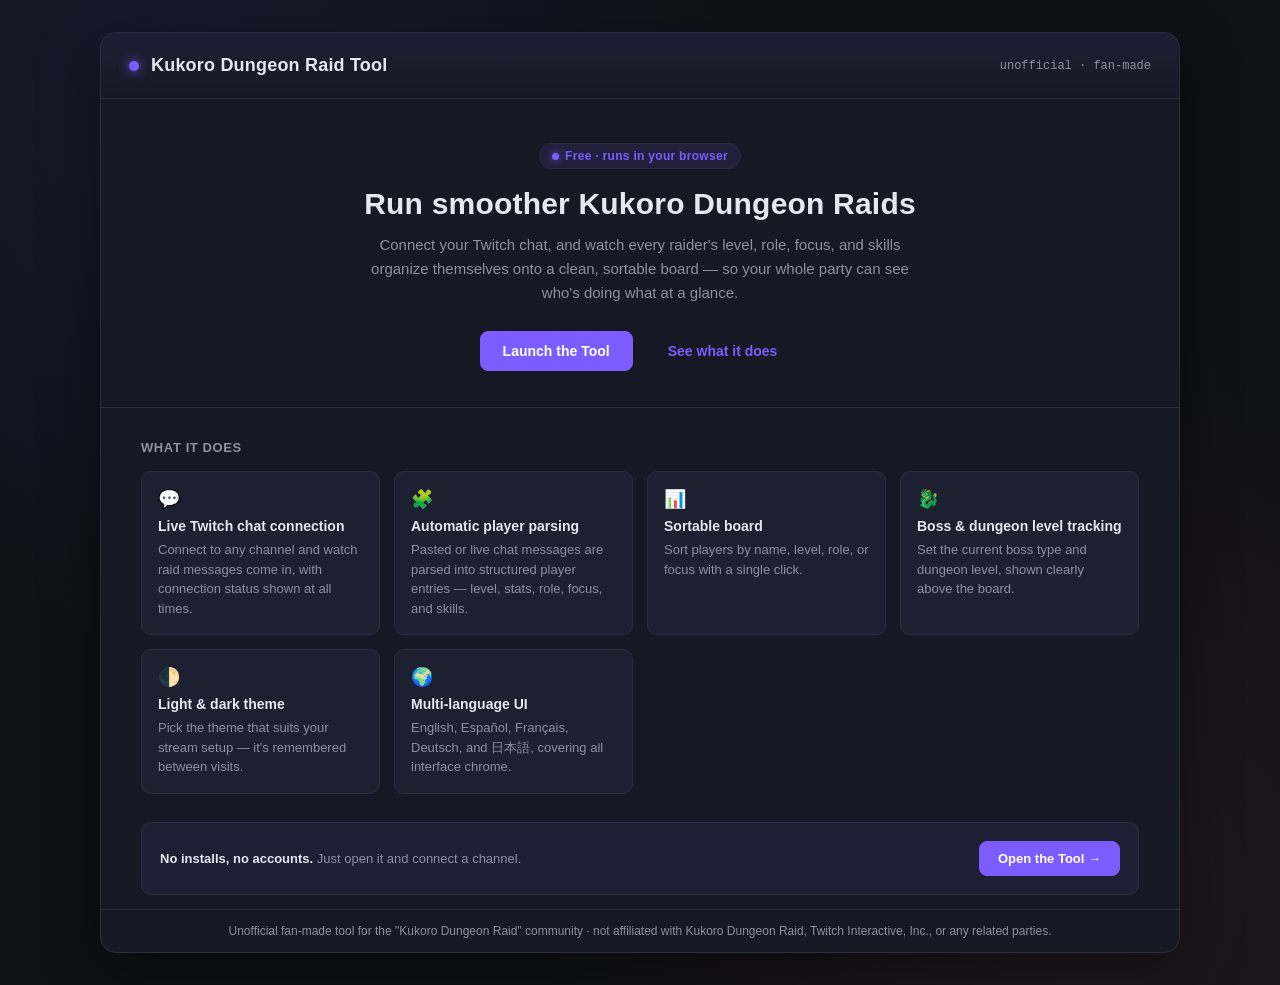
<file: index.html>
<!DOCTYPE html>
<html lang="en">
<head>
<meta charset="UTF-8">
<meta name="viewport" content="width=device-width, initial-scale=1">
<title>Kukoro Dungeon Raid Tool</title>
<meta name="description" content="A free companion tool for running Kukoro Dungeon Raid events on Twitch — live chat parsing, a sortable player board, and boss tracking.">

<link rel="stylesheet" href="style.css">
<style>
  /* ---- Landing-page-only additions ----
     Everything else (colors, .app shell, .section, buttons, .footer) is
     reused as-is from style.css so this page matches the tool exactly. */

  .hero {
    padding: 44px 40px 36px;
    text-align: center;
    border-bottom: 1px solid var(--border);
  }

  .hero-badge {
    display: inline-flex;
    align-items: center;
    gap: 6px;
    padding: 5px 12px;
    border-radius: 20px;
    background: rgba(124,92,255,0.1);
    border: 1px solid var(--border);
    color: var(--accent);
    font-size: 12px;
    font-weight: 700;
    letter-spacing: 0.3px;
    margin-bottom: 18px;
  }

  .hero-badge .dot {
    width: 7px;
    height: 7px;
    border-radius: 50%;
    background: var(--accent);
    box-shadow: 0 0 8px var(--accent);
  }

  .hero h1 {
    margin: 0 0 12px;
    font-size: 30px;
    font-weight: 700;
    letter-spacing: 0.2px;
  }

  .hero p.lede {
    max-width: 560px;
    margin: 0 auto 26px;
    color: var(--text-dim);
    font-size: 15px;
    line-height: 1.6;
  }

  .hero-actions {
    display: flex;
    justify-content: center;
    gap: 12px;
    flex-wrap: wrap;
  }

  .hero-actions a.primary,
  .hero-actions a.ghost {
    display: inline-flex;
    align-items: center;
    justify-content: center;
    width: auto;
    text-decoration: none;
    padding: 11px 22px;
    border-radius: 8px;
    font-size: 14px;
    font-weight: 600;
    border: 1px solid var(--border);
    transition: background 0.15s ease, transform 0.05s ease, border-color 0.15s ease;
  }

  .hero-actions a.primary {
    background: var(--accent);
    border-color: var(--accent);
    color: #fff;
  }

  .hero-actions a.primary:hover { background: #6c4cf0; }

  .hero-actions a.ghost {
    background: transparent;
    border-color: transparent;
    color: var(--accent);
  }

  .hero-actions a.ghost:hover { background: rgba(124,92,255,0.1); }

  .hero-actions a:active { transform: translateY(1px); }

  .content-body {
    padding: 32px 40px 8px;
  }

  .content-body h2 {
    margin: 0 0 16px;
    font-size: 13px;
    font-weight: 700;
    text-transform: uppercase;
    letter-spacing: 0.6px;
    color: var(--text-dim);
  }

  .feature-grid {
    display: grid;
    grid-template-columns: repeat(auto-fit, minmax(220px, 1fr));
    gap: 14px;
    margin-bottom: 8px;
  }

  .feature-card {
    background: var(--panel-2);
    border: 1px solid var(--border);
    border-radius: 10px;
    padding: 16px;
  }

  .feature-card .icon {
    font-size: 18px;
    margin-bottom: 8px;
    display: block;
  }

  .feature-card h3 {
    margin: 0 0 6px;
    font-size: 14px;
    font-weight: 600;
    color: var(--text);
  }

  .feature-card p {
    margin: 0;
    font-size: 13px;
    line-height: 1.5;
    color: var(--text-dim);
  }

  .cta-strip {
    margin: 28px 0 6px;
    padding: 18px;
    background: rgba(124,92,255,0.08);
    border: 1px solid var(--border);
    border-radius: 10px;
    display: flex;
    align-items: center;
    justify-content: space-between;
    gap: 16px;
    flex-wrap: wrap;
  }

  .cta-strip .text {
    font-size: 13px;
    color: var(--text-dim);
  }

  .cta-strip .text strong {
    color: var(--text);
  }

  .cta-strip a.primary {
    display: inline-flex;
    align-items: center;
    justify-content: center;
    width: auto;
    text-decoration: none;
    padding: 9px 18px;
    border-radius: 8px;
    font-size: 13px;
    font-weight: 600;
    background: var(--accent);
    border: 1px solid var(--accent);
    color: #fff;
    white-space: nowrap;
  }

  .cta-strip a.primary:hover { background: #6c4cf0; }

  @media (max-width: 600px) {
    .hero { padding: 32px 20px 28px; }
    .content-body { padding: 24px 20px 8px; }
    .hero h1 { font-size: 24px; }
  }
</style>
</head>

<body>

<div class="app">

  <div class="title-bar">
    <div class="mark"></div>
    <h1>Kukoro Dungeon Raid Tool</h1>
    <div class="sub">unofficial &middot; fan-made</div>
  </div>

  <div class="hero">
    <div class="hero-badge"><span class="dot"></span> Free &middot; runs in your browser</div>
    <h1>Run smoother Kukoro Dungeon Raids</h1>
    <p class="lede">Connect your Twitch chat, and watch every raider's level, role, focus, and skills organize themselves onto a clean, sortable board — so your whole party can see who's doing what at a glance.</p>
    <div class="hero-actions">
      <a class="primary" href="kukoro-tool/">Launch the Tool</a>
      <a class="ghost" href="#features">See what it does</a>
    </div>
  </div>

  <div class="content-body" id="features">
    <h2>What it does</h2>
    <div class="feature-grid">
      <div class="feature-card">
        <span class="icon">💬</span>
        <h3>Live Twitch chat connection</h3>
        <p>Connect to any channel and watch raid messages come in, with connection status shown at all times.</p>
      </div>
      <div class="feature-card">
        <span class="icon">🧩</span>
        <h3>Automatic player parsing</h3>
        <p>Pasted or live chat messages are parsed into structured player entries — level, stats, role, focus, and skills.</p>
      </div>
      <div class="feature-card">
        <span class="icon">📊</span>
        <h3>Sortable board</h3>
        <p>Sort players by name, level, role, or focus with a single click.</p>
      </div>
      <div class="feature-card">
        <span class="icon">🐉</span>
        <h3>Boss &amp; dungeon level tracking</h3>
        <p>Set the current boss type and dungeon level, shown clearly above the board.</p>
      </div>
      <div class="feature-card">
        <span class="icon">🌓</span>
        <h3>Light &amp; dark theme</h3>
        <p>Pick the theme that suits your stream setup — it's remembered between visits.</p>
      </div>
      <div class="feature-card">
        <span class="icon">🌍</span>
        <h3>Multi-language UI</h3>
        <p>English, Español, Français, Deutsch, and 日本語, covering all interface chrome.</p>
      </div>
    </div>

    <div class="cta-strip">
      <div class="text"><strong>No installs, no accounts.</strong> Just open it and connect a channel.</div>
      <a class="primary" href="kukoro-tool/">Open the Tool &rarr;</a>
    </div>
  </div>

  <div class="footer">
    Unofficial fan-made tool for the "Kukoro Dungeon Raid" community &middot; not affiliated with Kukoro Dungeon Raid, Twitch Interactive, Inc., or any related parties.
  </div>

</div>

</body>
</html>
</file>
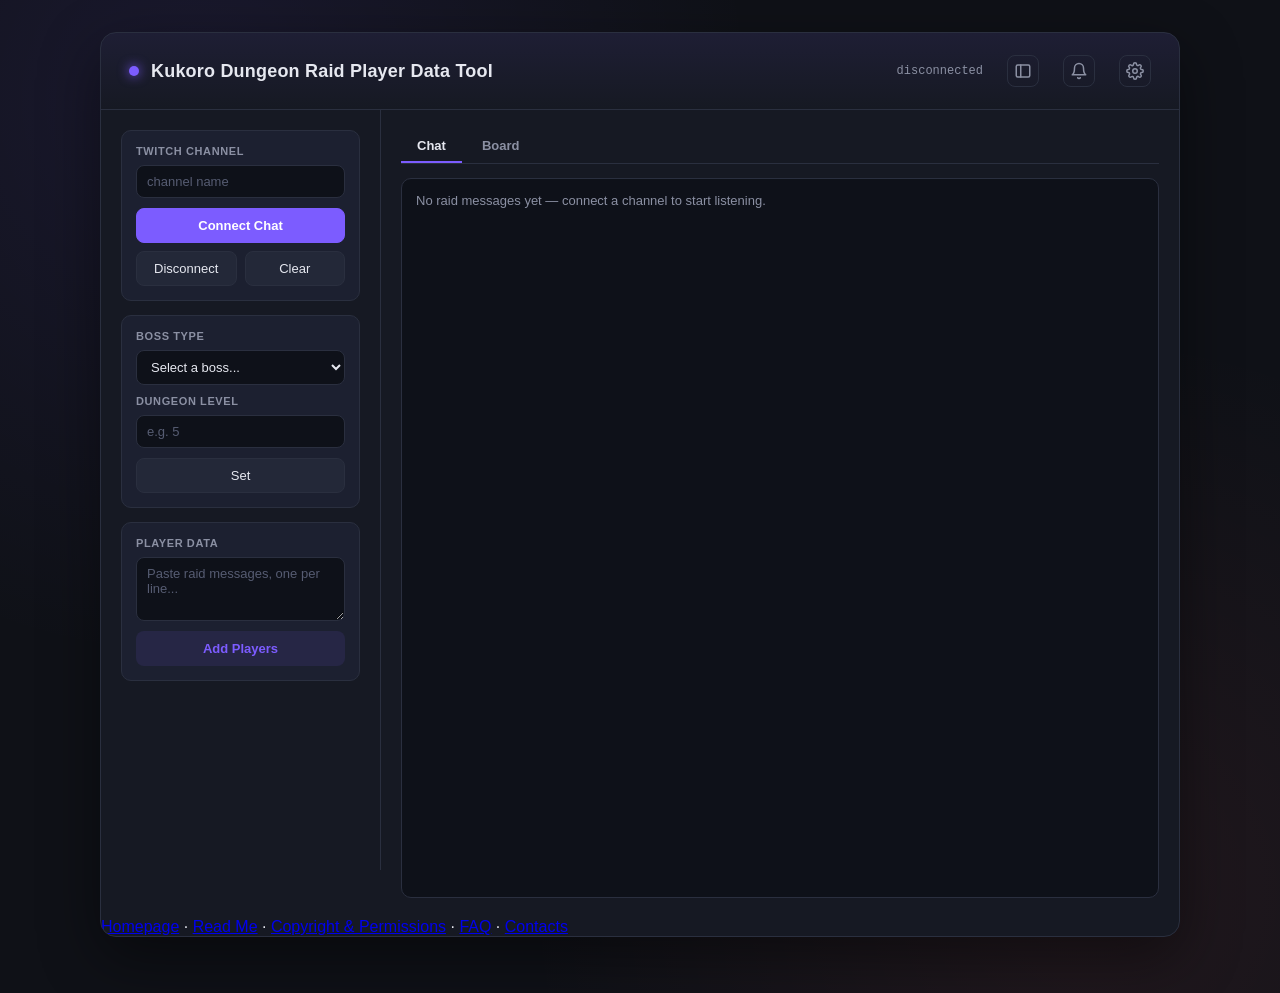
<file: kukoro-tool/index.html>
<!DOCTYPE html>
<html lang="en">
<head>
<meta charset="UTF-8">
<title>Kukoro Dungeon Raid Player Data Tool</title>

<link rel="stylesheet" href="style.css">
</head>

<body>

<div class="app">

  <div class="title-bar">
    <div class="mark"></div>
    <h1 data-i18n="app_title">Kukoro Dungeon Raid Player Data Tool</h1>
    <div class="sub" id="statusText">disconnected</div>
    <button class="icon-btn" onclick="toggleSidebar()" title="Toggle sidebar" aria-label="Toggle sidebar" data-i18n-title="toggle_sidebar_title" data-i18n-aria="toggle_sidebar_title">
      <svg viewBox="0 0 24 24" width="18" height="18" fill="none" stroke="currentColor" stroke-width="2" stroke-linecap="round" stroke-linejoin="round">
        <rect x="3" y="4" width="18" height="16" rx="2"></rect>
        <line x1="9" y1="4" x2="9" y2="20"></line>
      </svg>
    </button>
    <div class="bell-wrap">
      <button class="icon-btn" id="translationBellBtn" onclick="toggleNotifPanel()" title="Notifications" aria-label="Notifications" data-i18n-title="notifications_title" data-i18n-aria="notifications_title">
        <span class="notif-badge" id="bellNotifBadge"></span>
        <svg viewBox="0 0 24 24" width="18" height="18" fill="none" stroke="currentColor" stroke-width="2" stroke-linecap="round" stroke-linejoin="round">
          <path d="M18 8a6 6 0 0 0-12 0c0 7-3 9-3 9h18s-3-2-3-9"></path>
          <path d="M13.73 21a2 2 0 0 1-3.46 0"></path>
        </svg>
      </button>

      <div class="notif-panel" id="notifPanel">
        <div class="notif-panel-header">
          <span data-i18n="notifications_panel_title">Notifications</span>
          <button class="notif-clear-btn" id="notifClearBtn" onclick="clearAllNotifications()" data-i18n="notifications_clear_btn">Clear all</button>
        </div>
        <div class="notif-list" id="notifList"></div>
      </div>
    </div>
    <button class="icon-btn" onclick="openSettings()" title="Settings" aria-label="Settings" data-i18n-title="settings_title" data-i18n-aria="settings_title">
      <svg viewBox="0 0 24 24" width="18" height="18" fill="none" stroke="currentColor" stroke-width="2" stroke-linecap="round" stroke-linejoin="round">
        <circle cx="12" cy="12" r="3"></circle>
        <path d="M19.4 15a1.65 1.65 0 0 0 .33 1.82l.06.06a2 2 0 1 1-2.83 2.83l-.06-.06a1.65 1.65 0 0 0-1.82-.33 1.65 1.65 0 0 0-1 1.51V21a2 2 0 0 1-4 0v-.09A1.65 1.65 0 0 0 9 19.4a1.65 1.65 0 0 0-1.82.33l-.06.06a2 2 0 1 1-2.83-2.83l.06-.06a1.65 1.65 0 0 0 .33-1.82 1.65 1.65 0 0 0-1.51-1H3a2 2 0 0 1 0-4h.09A1.65 1.65 0 0 0 4.6 9a1.65 1.65 0 0 0-.33-1.82l-.06-.06a2 2 0 1 1 2.83-2.83l.06.06a1.65 1.65 0 0 0 1.82.33H9a1.65 1.65 0 0 0 1-1.51V3a2 2 0 0 1 4 0v.09a1.65 1.65 0 0 0 1 1.51 1.65 1.65 0 0 0 1.82-.33l.06-.06a2 2 0 1 1 2.83 2.83l-.06.06a1.65 1.65 0 0 0-.33 1.82V9a1.65 1.65 0 0 0 1.51 1H21a2 2 0 0 1 0 4h-.09a1.65 1.65 0 0 0-1.51 1z"></path>
      </svg>
    </button>
  </div>

  <div class="main-area">

    <!-- SIDEBAR -->
    <div class="sidebar">

      <div class="section">
        <div class="field-label" data-i18n="twitch_channel_label">Twitch Channel</div>
        <input id="channelInput" type="text" placeholder="channel name" data-i18n-placeholder="channel_placeholder">
        <button class="primary" onclick="connect()" data-i18n="connect_chat_btn">Connect Chat</button>
        <div class="button-row">
          <button class="danger" onclick="disconnect()" data-i18n="disconnect_btn">Disconnect</button>
          <button class="danger" onclick="resetTool()" data-i18n="clear_btn">Clear</button>
        </div>
      </div>

      <div class="section">
        <div class="field-label" data-i18n="boss_type_label">Boss Type</div>
        <select id="bossTypeSelect" onchange="onBossTypeSelectChange()">
          <option value="" data-i18n="select_boss_option">Select a boss...</option>
          <option value="Bat">Bat</option>
          <option value="Cyclops">Cyclops</option>
          <option value="Dragon">Dragon</option>
          <option value="Gargoyle">Gargoyle</option>
          <option value="Goblin">Goblin</option>
          <option value="Gorgon">Gorgon</option>
          <option value="Imp">Imp</option>
          <option value="Lizard">Lizard</option>
          <option value="Minotaur">Minotaur</option>
          <option value="Orc">Orc</option>
          <option value="Shadow">Shadow</option>
          <option value="Skeleton">Skeleton</option>
          <option value="Slime">Slime</option>
          <option value="Spider">Spider</option>
          <option value="Troll">Troll</option>
          <option value="WereWolf">WereWolf</option>
          <option value="Wolf">Wolf</option>
          <option value="Zombie">Zombie</option>
          <option value="__custom__" data-i18n="boss_custom_option">Other (type your own)...</option>
        </select>
        <input id="bossTypeCustomInput" type="text" placeholder="Enter custom boss type" style="display:none;" data-i18n-placeholder="boss_custom_placeholder">

        <div class="field-label" style="margin-top:10px;" data-i18n="dungeon_level_label">Dungeon Level</div>
        <input id="dungeonLevelInput" type="number" min="1" step="1" placeholder="e.g. 5" data-i18n-placeholder="dungeon_level_placeholder">

        <button onclick="setBossType()" data-i18n="set_btn">Set</button>
      </div>

      <div class="section">
        <div class="field-label" data-i18n="player_data_label">Player Data</div>
        <textarea id="playerDataInput" placeholder="Paste raid messages, one per line..." data-i18n-placeholder="player_data_placeholder"></textarea>
        <button class="ghost" style="background:rgba(124,92,255,0.1)" onclick="addPlayersFromTextarea()" data-i18n="add_players_btn">Add Players</button>

      </div>

    </div>

    <!-- MAIN CONTENT -->
    <div class="content">
      <div class="tabs">
        <button class="tab-btn active" id="tabBtnChat" onclick="switchTab('chat')" data-i18n="tab_chat">Chat</button>
        <button class="tab-btn" id="tabBtnBoard" onclick="switchTab('board')" data-i18n="tab_board">Board</button>
      </div>

      <div id="chatPanel" class="panel active">
        <div id="chat" class="chat"></div>
      </div>

      <div id="boardPanel" class="panel">
        <div id="bossTypeDisplay" class="boss-type-display" style="display:none;">
          <span id="bossTypeGroup" style="display:inline-flex; align-items:center; gap:8px;">
            <span class="field-label" style="margin:0;" data-i18n="boss_label">Boss</span>
            <span id="bossTypeValue"></span>
          </span>
          <span id="dungeonLevelDisplay" style="display:none; align-items:center; gap:8px;">
            <span class="field-label" style="margin:0 0 0 10px;" data-i18n="dungeon_level_label">Dungeon Level</span>
            <span id="dungeonLevelValue"></span>
          </span>
        </div>
        <div class="board-header">
          <div class="sort-header" id="sortHeader-name" onclick="toggleSort('name')"><span data-i18n="header_players">Players</span> <span id="playerCount"></span><span class="sort-arrow"></span></div>
          <div class="sort-header" id="sortHeader-level" onclick="toggleSort('level')"><span data-i18n="header_level">Level</span><span class="sort-arrow"></span></div>
          <div data-i18n="header_stats">Stats</div>
          <div class="sort-header" id="sortHeader-role" onclick="toggleSort('role')"><span data-i18n="header_role">Role</span><span class="sort-arrow"></span></div>
          <div class="sort-header" id="sortHeader-focus" onclick="toggleSort('focus')"><span data-i18n="header_focus">Focus</span><span class="sort-arrow"></span></div>
          <div data-i18n="header_skills">Skills</div>
        </div>
        <div id="board" class="board"></div>
      </div>
    </div>

  </div>

  <div class="footer" data-i18n-html="footer_html">
    <a href="https://www.damr.site/" target="_blank" rel="noopener noreferrer">Homepage</a> · <a href="#" onclick="openToolReadme(); return false;">Read Me</a> · <a href="#" onclick="readMe(); return false;">Copyright &amp; Permissions</a> · <a href="#" onclick="openFaq(); return false;">FAQ</a> · <a href="#" onclick="openContacts(); return false;">Contacts</a>
  </div>

</div>

<!-- FAQ MODAL -->
<div class="modal-overlay" id="faqOverlay" onclick="if(event.target===this) closeFaq()">
  <div class="modal">
    <div class="modal-header">
      <h2 data-i18n="faq_title">FAQ</h2>
      <button class="icon-btn" onclick="closeFaq()" aria-label="Close FAQ" data-i18n-aria="close_faq_aria">
        <svg viewBox="0 0 24 24" width="16" height="16" fill="none" stroke="currentColor" stroke-width="2" stroke-linecap="round" stroke-linejoin="round">
          <line x1="18" y1="6" x2="6" y2="18"></line>
          <line x1="6" y1="6" x2="18" y2="18"></line>
        </svg>
      </button>
    </div>

    <div class="section faq-body">
      <div class="faq-item">
        <div class="faq-q" data-i18n="faq_q1">How do I start tracking a raid?</div>
        <div class="faq-a" data-i18n="faq_a1">Enter your Twitch channel name in the sidebar and click "Connect Chat". Once connected, raid messages will appear in the Chat tab and matching players will be added to the Board automatically.</div>
      </div>

      <div class="faq-item">
        <div class="faq-q" data-i18n="faq_q2">Why aren't players showing up on the Board?</div>
        <div class="faq-a" data-i18n="faq_a2">Make sure you're connected to the correct channel and that chat messages follow the expected raid message format. You can also paste raid messages directly into the "Player Data" box and click "Add Players" to add them manually.</div>
      </div>

      <div class="faq-item">
        <div class="faq-q" data-i18n="faq_q3">Can I set a boss type and dungeon level?</div>
        <div class="faq-a" data-i18n="faq_a3">Yes. Choose a boss from the dropdown (or enter a custom one), set the dungeon level, and click "Set" to display them at the top of the Board tab.</div>
      </div>

      <div class="faq-item">
        <div class="faq-q" data-i18n="faq_q4">What does "Export Board Text" do?</div>
        <div class="faq-a" data-i18n="faq_a4">It collects roles, focuses, and skills currently shown on the Board so they can be translated or reviewed elsewhere. Found under Settings.</div>
      </div>

      <div class="faq-item">
        <div class="faq-q" data-i18n="faq_q5">How do I clear everything and start over?</div>
        <div class="faq-a" data-i18n="faq_a5">Click "Disconnect" to leave the channel, then "Clear" to reset the chat log and Board.</div>
      </div>
    </div>
  </div>
</div>

<!-- CONTACTS MODAL -->
<div class="modal-overlay" id="contactsOverlay" onclick="if(event.target===this) closeContacts()">
  <div class="modal">
    <div class="modal-header">
      <h2 data-i18n="contacts_title">Contacts</h2>
      <button class="icon-btn" onclick="closeContacts()" aria-label="Close Contacts" data-i18n-aria="close_contacts_aria">
        <svg viewBox="0 0 24 24" width="16" height="16" fill="none" stroke="currentColor" stroke-width="2" stroke-linecap="round" stroke-linejoin="round">
          <line x1="18" y1="6" x2="6" y2="18"></line>
          <line x1="6" y1="6" x2="18" y2="18"></line>
        </svg>
      </button>
    </div>

    <div class="section">
      <div class="contact-item">
        <span class="contact-name" data-i18n="contact_twitch">Twitch</span>
        <a href="https://twitch.tv/damr66" target="_blank" rel="noopener noreferrer">twitch.tv/damr66</a>
      </div>
      <div class="contact-item">
        <span class="contact-name" data-i18n="contact_discord">Discord</span>
        <span class="contact-value">damr</span>
      </div>
    </div>
  </div>
</div>

<!-- SETTINGS MODAL -->
<div class="modal-overlay" id="settingsOverlay" onclick="if(event.target===this) closeSettings()">
  <div class="modal">
    <div class="modal-header">
      <h2 data-i18n="settings_title">Settings</h2>
      <button class="icon-btn" onclick="closeSettings()" aria-label="Close settings" data-i18n-aria="close_settings_aria">
        <svg viewBox="0 0 24 24" width="16" height="16" fill="none" stroke="currentColor" stroke-width="2" stroke-linecap="round" stroke-linejoin="round">
          <line x1="18" y1="6" x2="6" y2="18"></line>
          <line x1="6" y1="6" x2="18" y2="18"></line>
        </svg>
      </button>
    </div>

    <div class="section">
      <div class="field-label" data-i18n="theme_label">Theme</div>
      <button id="themeToggleBtn" onclick="toggleDarkMode()">Toggle Theme</button>
    </div>

    <div class="section">
      <div class="field-label" data-i18n="board_text_log_label">Board Text (for translation)</div>
      <button id="exportBoardTextBtn" onclick="exportBoardTextLog()">
        <span data-i18n="export_board_text_btn">Export Board Text</span><span class="export-badge" id="exportBadge" style="display:none;"></span>
      </button>
    </div>

    <div class="section">
      <div class="field-label" data-i18n="language_label">Language</div>
      <select id="languageSelect" onchange="changeLanguage(this.value)">
        <option value="en">English</option>
        <option value="es">Español</option>
        <option value="fr">Français</option>
        <option value="de">Deutsch</option>
        <option value="ja">日本語</option>
      </select>
    </div>
  </div>
</div>

<!-- TOOL README MODAL -->
<div class="modal-overlay" id="toolReadmeOverlay" onclick="if(event.target===this) closeToolReadme()">
  <div class="modal">
    <div class="modal-header">
      <h2 data-i18n="tool_readme_title">Read Me</h2>
      <button class="icon-btn" onclick="closeToolReadme()" aria-label="Close Read Me" data-i18n-aria="close_tool_readme_aria">
        <svg viewBox="0 0 24 24" width="16" height="16" fill="none" stroke="currentColor" stroke-width="2" stroke-linecap="round" stroke-linejoin="round">
          <line x1="18" y1="6" x2="6" y2="18"></line>
          <line x1="6" y1="6" x2="18" y2="18"></line>
        </svg>
      </button>
    </div>

    <div class="section readme-body">
      <h3>Kukoro Dungeon Raid Player Data Tool</h3>
      <p>A web tool that makes running a Kukoro Dungeon Raid on Twitch more comfortable for everyone.</p>
      <p>It connects to a Twitch channel's chat, parses the raid messages players post (level, stats, role, focus, skills), and lays them out on a clean, sortable board so the whole party can see who's doing what at a glance.</p>

      <h3>Features</h3>
      <ul>
        <li>Live Twitch chat connection — connect to any channel and watch raid messages come in, with connection status shown at all times.</li>
        <li>Automatic player parsing — pastes or live chat messages are parsed into structured player entries (level, stats, role, focus, skills) and added to the board.</li>
        <li>Sortable board — sort players by name, level, role, or focus with a click.</li>
        <li>Boss / Dungeon Level tracking — set the current boss type (pick from a list or type your own) and dungeon level, shown above the board.</li>
        <li>Manual editing — add, edit, or remove players by hand; click a player's name or a skill to highlight it red/green.</li>
        <li>Notifications — a bell icon surfaces things that need attention.</li>
        <li>Light/dark theme, remembered between visits.</li>
        <li>Multi-language UI — English, Español, Français, Deutsch, and 日本語, covering all interface chrome (labels, buttons, tooltips, alerts).</li>
        <li>Board text translation workflow — the board also displays free-text pulled straight from raid chat (role/focus/skill descriptions) that isn't part of the UI dictionary. The tool tracks which of these strings are already known (via <code>board_translations.js</code>) versus still pending, and hands to a translator.</li>
        <li>Works fully offline / from disk — all scripts are loaded as plain <code>&lt;script&gt;</code> tags, so the tool works even when <code>index.html</code> is opened directly as a local file, not just when served over http(s).</li>
      </ul>
    </div>
  </div>
</div>

<!-- READ ME MODAL -->
<div class="modal-overlay" id="readmeOverlay" onclick="if(event.target===this) closeReadme()">
  <div class="modal">
    <div class="modal-header">
      <h2 data-i18n="readme_title">Read Me</h2>
      <button class="icon-btn" onclick="closeReadme()" aria-label="Close Read Me" data-i18n-aria="close_readme_aria">
        <svg viewBox="0 0 24 24" width="16" height="16" fill="none" stroke="currentColor" stroke-width="2" stroke-linecap="round" stroke-linejoin="round">
          <line x1="18" y1="6" x2="6" y2="18"></line>
          <line x1="6" y1="6" x2="18" y2="18"></line>
        </svg>
      </button>
    </div>

    <div class="section readme-body">
      <h3>Copyright &amp; Permissions</h3>
      <p>Copyright &copy; 2026 the Kukoro Dungeon Raid Player Data Tool contributors.</p>
      <p>Permission is hereby granted, free of charge, to any person obtaining a copy of this software and associated documentation files (the "Software"), to deal in the Software without restriction, including without limitation the rights to use, copy, modify, merge, publish, distribute, sublicense, and/or sell copies of the Software, and to permit persons to whom the Software is furnished to do so, subject to the following conditions:</p>
      <p>The above copyright notice and this permission notice shall be included in all copies or substantial portions of the Software.</p>
      <p>THE SOFTWARE IS PROVIDED "AS IS", WITHOUT WARRANTY OF ANY KIND, EXPRESS OR IMPLIED, INCLUDING BUT NOT LIMITED TO THE WARRANTIES OF MERCHANTABILITY, FITNESS FOR A PARTICULAR PURPOSE AND NONINFRINGEMENT. IN NO EVENT SHALL THE AUTHORS OR COPYRIGHT HOLDERS BE LIABLE FOR ANY CLAIM, DAMAGES OR OTHER LIABILITY, WHETHER IN AN ACTION OF CONTRACT, TORT OR OTHERWISE, ARISING FROM, OUT OF OR IN CONNECTION WITH THE SOFTWARE OR THE USE OR OTHER DEALINGS IN THE SOFTWARE.</p>

      <h3>Not affiliated</h3>
      <p>This is an unofficial, fan-made companion tool for organizing "Kukoro Dungeon Raid" community events on Twitch. It is not affiliated with, endorsed by, or sponsored by the creators of Kukoro Dungeon Raid, Twitch Interactive, Inc., or any related parties. All game names, trademarks, and in-game terminology referenced (boss names, skill text, etc.) belong to their respective owners and are used here only for identification and interoperability purposes.</p>

      <h3>Third-party data</h3>
      <p>Player-submitted chat messages parsed by this tool remain the property of the players who wrote them. This tool does not claim ownership over any in-game text, player names, or chat content it displays or processes.</p>

      <p class="readme-footnote">For setup instructions, feature details, and information on customizing keyword matching or translations, see <code>README.md</code> in the project folder.</p>
    </div>
  </div>
</div>

<script src="patterns.js"></script>
<script src="board_translations.js"></script>
<script src="script.js"></script>

</body>
</html>
</file>
<file: style.css>
:root {
    --bg: #0f1117;
    --panel: #161923;
    --panel-2: #1c2030;
    --border: #2a2f3f;
    --text: #e6e8f0;
    --text-dim: #8b90a3;
    --accent: #7c5cff;
    --accent-2: #ff6b6b;
    --success: #35d68f;
    --input-bg: #0e1119;
    --placeholder: #565c72;
    --button-bg: #232838;
    --button-bg-hover: #2a3044;
    --button-border-hover: #3a4159;
    --shadow: rgba(0,0,0,0.45);
    --shadow-modal: rgba(0,0,0,0.5);
    --overlay: rgba(0,0,0,0.6);
    --surface-hover: rgba(255,255,255,0.03);
    --row-hover: rgba(255,255,255,0.06);
    --bg-glow-1: rgba(124,92,255,0.10);
    --bg-glow-2: rgba(255,107,107,0.08);
    --title-glow: rgba(124,92,255,0.08);
    --warn: #e0c341;
  }

  /* Light theme overrides. Toggled via the Settings > Theme button, which
     sets data-theme="light" on <html> and persists the choice to
     localStorage so it's restored on the next visit. Built as its own
     palette rather than an inverted dark theme: a soft lavender-tinted
     canvas, a bright white app shell that lifts off it with a colored
     shadow, and cards/inputs a shade apart from each other for depth. */
  :root[data-theme="light"] {
    --bg: #e9ebf5;
    --panel: #ffffff;
    --panel-2: #f2f3fa;
    --border: #dee1ee;
    --text: #1f2130;
    --text-dim: #6b7086;
    --accent: #6d42f5;
    --accent-2: #e2505b;
    --success: #16966d;
    --input-bg: #fbfbfe;
    --placeholder: #9aa0b8;
    --button-bg: #f0f1f8;
    --button-bg-hover: #e6e8f4;
    --button-border-hover: #c9cce3;
    --shadow: rgba(83,66,159,0.16);
    --shadow-modal: rgba(58,46,110,0.22);
    --overlay: rgba(30,26,50,0.4);
    --surface-hover: rgba(70,55,150,0.04);
    --row-hover: rgba(70,55,150,0.06);
    --bg-glow-1: rgba(124,92,255,0.10);
    --bg-glow-2: rgba(255,107,107,0.08);
    --title-glow: rgba(124,92,255,0.10);
    --warn: #b8860a;
  }

  * { box-sizing: border-box; }

  body {
    margin: 0;
    background: var(--bg);
    background-image:
      radial-gradient(circle at 15% 10%, var(--bg-glow-1), transparent 40%),
      radial-gradient(circle at 85% 90%, var(--bg-glow-2), transparent 40%);
    font-family: 'Inter', -apple-system, BlinkMacSystemFont, 'Segoe UI', sans-serif;
    color: var(--text);
    display: flex;
    justify-content: center;
    padding: 32px 16px;
    min-height: 100vh;
  }

  .app {
    width: 100%;
    max-width: 1080px;
    background: var(--panel);
    border: 1px solid var(--border);
    border-radius: 16px;
    overflow: hidden;
    box-shadow: 0 20px 60px var(--shadow);
    display: flex;
    flex-direction: column;
  }

  .title-bar {
    padding: 22px 28px;
    border-bottom: 1px solid var(--border);
    display: flex;
    align-items: center;
    gap: 12px;
    background: linear-gradient(180deg, var(--title-glow), transparent);
  }

  .title-bar .mark {
    width: 10px;
    height: 10px;
    border-radius: 50%;
    background: var(--accent);
    box-shadow: 0 0 12px var(--accent);
  }

  .title-bar h1 {
    margin: 0;
    font-size: 18px;
    font-weight: 600;
    letter-spacing: 0.2px;
  }

  .title-bar .sub {
    margin-left: auto;
    font-size: 12px;
    color: var(--text-dim);
    font-family: 'SFMono-Regular', Consolas, monospace;
  }

  .main-area {
    display: flex;
  }

  .sidebar {
    width: 280px;
    padding: 20px;
    border-right: 1px solid var(--border);
    overflow-y: auto;
    max-height: 760px;
    background: var(--panel);
    flex-shrink: 0;
    transition: width 0.2s ease, padding 0.2s ease, border-color 0.2s ease;
    overflow-x: hidden;
  }

  .sidebar.collapsed {
    width: 0;
    padding-left: 0;
    padding-right: 0;
    border-right-color: transparent;
  }

  .sidebar.collapsed > * {
    display: none;
  }

  .section {
    background: var(--panel-2);
    border: 1px solid var(--border);
    border-radius: 10px;
    padding: 14px;
    margin-bottom: 14px;
  }

  .field-label {
    font-size: 11px;
    font-weight: 600;
    text-transform: uppercase;
    letter-spacing: 0.6px;
    color: var(--text-dim);
    margin-bottom: 8px;
  }

  .field-label .value {
    color: var(--text);
    font-weight: 700;
    text-transform: none;
    letter-spacing: 0;
    margin-left: 6px;
  }

  textarea, input {
    display: block;
    width: 100%;
    background: var(--input-bg);
    color: var(--text);
    border: 1px solid var(--border);
    border-radius: 8px;
    padding: 8px 10px;
    font-family: inherit;
    font-size: 13px;
    resize: vertical;
    margin-bottom: 10px;
  }

  textarea { height: 64px; }

  textarea::placeholder, input::placeholder { color: var(--placeholder); }

  textarea:focus, input:focus, button:focus-visible {
    outline: none;
    border-color: var(--accent);
    box-shadow: 0 0 0 3px rgba(124,92,255,0.25);
  }

  button {
    display: block;
    width: 100%;
    padding: 9px 0;
    background: var(--button-bg);
    color: var(--text);
    border: 1px solid var(--border);
    border-radius: 8px;
    font-family: inherit;
    font-size: 13px;
    font-weight: 500;
    cursor: pointer;
    transition: background 0.15s ease, transform 0.05s ease, border-color 0.15s ease;
    margin-bottom: 8px;
  }

  button:last-child { margin-bottom: 0; }

  button:hover {
    background: var(--button-bg-hover);
    border-color: var(--button-border-hover);
  }

  button:active {
    transform: translateY(1px);
  }

  button.primary {
    background: var(--accent);
    border-color: var(--accent);
    color: #fff;
    font-weight: 600;
  }

  button.primary:hover {
    background: #6c4cf0;
  }

  button.ghost {
    background: transparent;
    border-color: transparent;
    color: var(--accent);
    font-weight: 600;
  }

  button.ghost:hover {
    background: rgba(124,92,255,0.1);
  }

  button.danger:hover {
    border-color: var(--accent-2);
    color: var(--accent-2);
  }

  .button-row {
    display: flex;
    gap: 8px;
  }

  .button-row button {
    margin-bottom: 0;
  }

  .icon-btn {
    position: relative;
    display: flex;
    align-items: center;
    justify-content: center;
    width: 32px;
    height: 32px;
    padding: 0;
    margin: 0 0 0 12px;
    background: transparent;
    border: 1px solid var(--border);
    border-radius: 8px;
    color: var(--text-dim);
    cursor: pointer;
    transition: color 0.15s ease, border-color 0.15s ease, background 0.15s ease;
  }

  .icon-btn:hover {
    color: var(--text);
    border-color: var(--accent);
    background: rgba(124,92,255,0.1);
  }

  /* Small red counter shown on the Settings gear once new, un-exported
     board text (roles/focuses/skills) has been logged, and again next to
     the export button itself — both hidden until there's something new. */
  .notif-badge {
    display: none;
    position: absolute;
    top: -6px;
    right: -6px;
    min-width: 16px;
    height: 16px;
    padding: 0 4px;
    border-radius: 8px;
    background: var(--accent-2);
    color: #fff;
    font-size: 10px;
    font-weight: 700;
    line-height: 16px;
    text-align: center;
    pointer-events: none;
  }

  .notif-badge.visible {
    display: block;
  }

  /* The bell's icon (and border) picks up the same red as its badge while
     something new is waiting, so it reads as "lit up" even before you spot
     the number — same idea as an unread-mail icon. */
  #translationBellBtn.has-notifications {
    color: var(--accent-2);
    border-color: var(--accent-2);
  }

  .export-badge {
    display: inline-block;
    margin-left: 6px;
    padding: 1px 6px;
    border-radius: 10px;
    background: var(--accent-2);
    color: #fff;
    font-size: 11px;
    font-weight: 700;
  }

  /* Bell button + its notification dropdown. The wrapper is the positioning
     context so the panel hangs directly under the bell instead of being
     centered on screen like the Settings modal. */
  .bell-wrap {
    position: relative;
  }

  .notif-panel {
    display: none;
    position: absolute;
    top: calc(100% + 8px);
    right: 0;
    width: 320px;
    max-height: 380px;
    background: var(--panel);
    border: 1px solid var(--border);
    border-radius: 12px;
    box-shadow: 0 20px 60px var(--shadow-modal);
    z-index: 100;
    flex-direction: column;
    overflow: hidden;
  }

  .notif-panel.open {
    display: flex;
  }

  .notif-panel-header {
    display: flex;
    align-items: center;
    justify-content: space-between;
    padding: 12px 14px;
    border-bottom: 1px solid var(--border);
    font-size: 13px;
    font-weight: 600;
    flex-shrink: 0;
  }

  .notif-clear-btn {
    display: inline-block;
    width: auto;
    background: none;
    border: none;
    padding: 0;
    margin: 0;
    color: var(--text-dim);
    font-size: 11px;
    font-weight: 600;
    cursor: pointer;
    transition: color 0.15s ease;
  }

  .notif-clear-btn:hover {
    background: none;
    border-color: transparent;
    color: var(--accent-2);
  }

  .notif-list {
    overflow-y: auto;
  }

  /* Newest notification is always prepended, so top-of-list == most recent
     with no separate grouping/sorting logic needed at render time. */
  .notif-item {
    display: flex;
    flex-direction: column;
    gap: 3px;
    padding: 10px 14px;
    border-bottom: 1px solid var(--border);
  }

  .notif-item:last-child {
    border-bottom: none;
  }

  .notif-item-text {
    font-size: 13px;
    color: var(--text);
    line-height: 1.4;
  }

  .notif-item-time {
    font-size: 11px;
    color: var(--text-dim);
  }

  .notif-empty {
    padding: 24px 14px;
    text-align: center;
    font-size: 12px;
    color: var(--text-dim);
  }

  .modal-overlay {
    display: none;
    position: fixed;
    inset: 0;
    background: var(--overlay);
    align-items: center;
    justify-content: center;
    z-index: 100;
  }

  .modal-overlay.open {
    display: flex;
  }

  .modal {
    width: 320px;
    background: var(--panel);
    border: 1px solid var(--border);
    border-radius: 12px;
    padding: 20px;
    box-shadow: 0 20px 60px var(--shadow-modal);
  }

  .modal-header {
    display: flex;
    align-items: center;
    justify-content: space-between;
    margin-bottom: 16px;
  }

  .modal-header h2 {
    margin: 0;
    font-size: 15px;
    font-weight: 600;
  }

  .modal .section {
    margin-bottom: 12px;
  }

  .modal .section:last-child {
    margin-bottom: 0;
  }

  /* Read Me modal is longer-form than the other modals, so it gets its own
     width and a scrollable body instead of the default fixed-height panel. */
  #readmeOverlay .modal {
    width: 520px;
    max-width: 90vw;
    max-height: 80vh;
    display: flex;
    flex-direction: column;
  }

  .readme-body {
    overflow-y: auto;
    font-size: 13px;
    line-height: 1.6;
    color: var(--text-dim);
  }

  .readme-body h3 {
    margin: 16px 0 6px;
    font-size: 13px;
    font-weight: 600;
    color: var(--text);
  }

  .readme-body h3:first-child {
    margin-top: 0;
  }

  .readme-body p {
    margin: 0 0 10px;
  }

  .readme-body code {
    background: rgba(124,92,255,0.12);
    padding: 1px 5px;
    border-radius: 4px;
    font-size: 12px;
  }

  .readme-footnote {
    padding-top: 6px;
    border-top: 1px solid var(--border);
    font-style: italic;
  }

  select {
    display: block;
    width: 100%;
    background: var(--input-bg);
    color: var(--text);
    border: 1px solid var(--border);
    border-radius: 8px;
    padding: 8px 10px;
    font-family: inherit;
    font-size: 13px;
  }

  select:focus {
    outline: none;
    border-color: var(--accent);
    box-shadow: 0 0 0 3px rgba(124,92,255,0.25);
  }

  .content {
    flex: 1;
    padding: 20px;
    display: flex;
    flex-direction: column;
  }

  .tabs {
    display: flex;
    gap: 4px;
    margin-bottom: 14px;
    border-bottom: 1px solid var(--border);
  }

  .tab-btn {
    display: inline-block;
    width: auto;
    margin: 0;
    padding: 8px 16px;
    background: transparent;
    border: none;
    border-bottom: 2px solid transparent;
    border-radius: 0;
    color: var(--text-dim);
    font-weight: 600;
  }

  .tab-btn:hover {
    background: rgba(124,92,255,0.08);
    color: var(--text);
  }

  .tab-btn.active {
    color: var(--text);
    border-bottom-color: var(--accent);
  }

  .panel {
    display: none;
    flex: 1;
  }

  .panel.active {
    display: block;
  }

  .chat-name {
    color: var(--accent-2);
    font-weight: 700;
    margin-right: 4px;
  }

  .board {
    height: 720px;
    overflow-y: auto;
    border: 1px solid var(--border);
    border-radius: 10px;
    padding: 14px;
    background: var(--input-bg);
    display: flex;
    flex-direction: column;
    gap: 8px;
  }

  .board:empty::before {
    content: "No players yet — they'll appear here once detected in chat or added manually.";
    color: var(--text-dim);
    font-size: 13px;
  }

  .boss-type-display {
    display: flex;
    align-items: center;
    gap: 8px;
    padding: 8px 14px;
    margin-bottom: 12px;
    background: rgba(124,92,255,0.1);
    border: 1px solid var(--border);
    border-radius: 8px;
    font-size: 14px;
    font-weight: 700;
    color: var(--accent);
    width: fit-content;
  }

  .board-header, .player-row {
    display: grid;
    grid-template-columns: 118px 42px 122px 80px 70px 1.6fr;
    gap: 10px;
    align-items: center;
  }

  .board-header {
    padding: 0 14px 8px 14px;
    border-bottom: 1px solid var(--border);
    font-size: 11px;
    font-weight: 600;
    text-transform: uppercase;
    letter-spacing: 0.6px;
    color: var(--text-dim);
  }

  .sort-header {
    cursor: pointer;
    user-select: none;
    display: flex;
    align-items: center;
    gap: 4px;
    transition: color 0.15s ease;
  }

  .sort-header:hover {
    color: var(--text);
  }

  .sort-header.active {
    color: var(--accent);
  }

  .sort-arrow {
    font-size: 9px;
    line-height: 1;
    width: 8px;
    display: inline-block;
  }

  .player-row {
    position: relative;
    background: var(--panel-2);
    border: 1px solid var(--border);
    border-radius: 8px;
    padding: 10px 66px 10px 14px;
  }

  .player-row.player-row-out {
    background: rgba(255,107,107,0.12);
    border-color: rgba(255,107,107,0.35);
  }

  .row-action-btn {
    position: absolute;
    top: 50%;
    transform: translateY(-50%);
    width: 24px;
    height: 24px;
    padding: 0;
    margin: 0;
    display: flex;
    align-items: center;
    justify-content: center;
    background: var(--surface-hover);
    border: 1px solid var(--border);
    border-radius: 6px;
    color: var(--text-dim);
    cursor: pointer;
    transition: color 0.15s ease, border-color 0.15s ease, background 0.15s ease;
  }

  .edit-row-btn {
    right: 38px;
  }

  .edit-row-btn:hover {
    color: var(--accent);
    border-color: var(--accent);
    background: rgba(124,92,255,0.1);
  }

  .remove-row-btn {
    right: 8px;
  }

  .remove-row-btn:hover {
    color: var(--accent-2);
    border-color: var(--accent-2);
    background: rgba(255,107,107,0.1);
  }

  .player-row.add-row {
    padding-right: 14px;
  }

  .player-row .player-name {
    font-weight: 700;
    font-size: 13px;
    display: inline-block;
    padding: 3px 5px;
    border-radius: 5px;
    cursor: pointer;
    min-width: 0;
    max-width: 100%;
    overflow: hidden;
    text-overflow: ellipsis;
    white-space: nowrap;
    vertical-align: middle;
  }

  .player-row .player-name.name-green {
    color: var(--success);
  }

  .player-row .player-name.name-red {
    color: var(--accent-2);
  }

  .player-row .player-level {
    font-size: 13px;
    font-weight: 600;
    color: var(--text);
  }

  .player-row .player-level.level-low {
    color: var(--success);
  }

  .player-row .player-level.level-mid {
    color: var(--warn);
  }

  .player-row .player-level.level-high {
    color: var(--accent-2);
  }

  .player-row .player-stats {
    font-size: 12px;
    color: var(--text-dim);
  }

  .player-row .player-role {
    font-size: 13px;
  }

  .player-row .player-focus {
    font-size: 12px;
    color: var(--text-dim);
    text-transform: capitalize;
  }

  .player-row .player-focus.has-focus {
    color: var(--success);
  }

  .player-row .player-focus.mixed-focus {
    color: var(--warn);
  }

  .player-row .player-skills {
    font-size: 12px;
    color: var(--text);
    line-height: 1.5;
  }

  .player-row .player-skills .skill-num {
    color: var(--accent);
    font-weight: 600;
    margin-right: 4px;
  }

  .player-row .player-skills .skill-item {
    padding: 3px 5px;
    border-radius: 5px;
    cursor: pointer;
    transition: background 0.15s ease;
  }

  .player-row .player-skills .skill-item + .skill-item {
    margin-top: 3px;
  }

  .player-row .player-skills .skill-item:hover {
    background: var(--row-hover);
  }

  .player-row .player-skills .skill-item.skill-red {
    color: var(--accent-2);
    background: rgba(255,107,107,0.12);
  }

  .player-row .player-skills .skill-item.skill-red:hover {
    background: rgba(255,107,107,0.2);
  }

  .player-row .player-skills .skill-item.skill-green {
    color: var(--success);
    background: rgba(53,214,143,0.12);
  }

  .player-row .player-skills .skill-item.skill-green:hover {
    background: rgba(53,214,143,0.2);
  }

  .player-row .player-skills .skill-item.skill-yellow {
    color: #e0c341;
    background: rgba(224,195,65,0.14);
  }

  .player-row .player-skills .skill-item.skill-yellow:hover {
    background: rgba(224,195,65,0.22);
  }

  .add-row-trigger {
    display: flex;
    align-items: center;
    justify-content: center;
    gap: 6px;
    padding: 10px 14px;
    border: 1px dashed var(--border);
    border-radius: 8px;
    color: var(--text-dim);
    font-size: 13px;
    font-weight: 500;
    cursor: pointer;
    transition: color 0.15s ease, border-color 0.15s ease, background 0.15s ease;
  }

  .add-row-trigger:hover {
    color: var(--accent);
    border-color: var(--accent);
    background: rgba(124,92,255,0.08);
  }

  .add-row-trigger .plus-icon {
    font-size: 16px;
    font-weight: 700;
    line-height: 1;
  }

  .player-row.add-row {
    border-color: var(--accent);
    align-items: start;
  }

  .add-row .add-input {
    background: var(--input-bg);
    color: var(--text);
    border: 1px solid var(--border);
    border-radius: 6px;
    padding: 6px 8px;
    font-family: inherit;
    font-size: 12px;
    width: 100%;
    margin: 0;
  }

  .add-row .add-input:focus {
    outline: none;
    border-color: var(--accent);
    box-shadow: 0 0 0 2px rgba(124,92,255,0.25);
  }

  .add-skills-cell {
    display: flex;
    flex-direction: column;
    gap: 6px;
  }

  .add-skills-cell textarea {
    background: var(--input-bg);
    color: var(--text);
    border: 1px solid var(--border);
    border-radius: 6px;
    padding: 6px 8px;
    font-family: inherit;
    font-size: 12px;
    width: 100%;
    height: 48px;
    margin: 0;
    resize: vertical;
  }

  .add-skills-cell textarea:focus {
    outline: none;
    border-color: var(--accent);
    box-shadow: 0 0 0 2px rgba(124,92,255,0.25);
  }

  .add-row-actions {
    display: flex;
    gap: 6px;
  }

  .add-row-actions button {
    margin: 0;
    padding: 5px 0;
    font-size: 12px;
  }

  .add-row-actions button.danger:hover {
    border-color: var(--accent-2);
    color: var(--accent-2);
  }

  .chat {
    height: 720px;
    overflow-y: auto;
    border: 1px solid var(--border);
    border-radius: 10px;
    padding: 14px;
    font-size: 13px;
    background: var(--input-bg);
  }

  .chat:empty::before {
    content: "No raid messages yet — connect a channel to start listening.";
    color: var(--text-dim);
    font-size: 13px;
  }

  .msg {
    display: flex;
    gap: 8px;
    align-items: baseline;
    padding: 8px 10px;
    border-radius: 8px;
    margin-bottom: 6px;
    background: var(--panel-2);
    border: 1px solid var(--border);
  }

  /* Zeatrise bot messages get a yellow highlight so they stand out from
     regular [KUKORO] raid messages in the chat log. */
  .msg.zeatrise {
    background: rgba(255, 214, 0, 0.08);
    border-color: rgba(255, 214, 0, 0.45);
  }

  .msg.zeatrise .chat-name {
    color: var(--warn);
  }

  .tag {
    color: var(--success);
    font-weight: 700;
    font-size: 11px;
    letter-spacing: 0.3px;
    font-family: 'SFMono-Regular', Consolas, monospace;
  }

  .name {
    color: var(--accent);
    font-weight: 600;
  }

  .msg .text {
    color: var(--text);
  }

  .footer {
    text-align: center;
    padding: 14px;
    font-size: 12px;
    color: var(--text-dim);
    border-top: 1px solid var(--border);
  }

  .footer a {
    color: var(--accent);
    text-decoration: none;
  }

  .footer a:hover {
    text-decoration: underline;
  }

  .sidebar::-webkit-scrollbar, .chat::-webkit-scrollbar { width: 8px; }
  .sidebar::-webkit-scrollbar-thumb, .chat::-webkit-scrollbar-thumb {
    background: var(--border);
    border-radius: 4px;
  }
</file>
<file: kukoro-tool/style.css>
:root {
    --bg: #0f1117;
    --panel: #161923;
    --panel-2: #1c2030;
    --border: #2a2f3f;
    --text: #e6e8f0;
    --text-dim: #8b90a3;
    --accent: #7c5cff;
    --accent-2: #ff6b6b;
    --success: #35d68f;
    --input-bg: #0e1119;
    --placeholder: #565c72;
    --button-bg: #232838;
    --button-bg-hover: #2a3044;
    --button-border-hover: #3a4159;
    --shadow: rgba(0,0,0,0.45);
    --shadow-modal: rgba(0,0,0,0.5);
    --overlay: rgba(0,0,0,0.6);
    --surface-hover: rgba(255,255,255,0.03);
    --row-hover: rgba(255,255,255,0.06);
    --bg-glow-1: rgba(124,92,255,0.10);
    --bg-glow-2: rgba(255,107,107,0.08);
    --title-glow: rgba(124,92,255,0.08);
    --warn: #e0c341;
  }

  /* Light theme overrides. Toggled via the Settings > Theme button, which
     sets data-theme="light" on <html> and persists the choice to
     localStorage so it's restored on the next visit. Built as its own
     palette rather than an inverted dark theme: a soft lavender-tinted
     canvas, a bright white app shell that lifts off it with a colored
     shadow, and cards/inputs a shade apart from each other for depth. */
  :root[data-theme="light"] {
    --bg: #e9ebf5;
    --panel: #ffffff;
    --panel-2: #f2f3fa;
    --border: #dee1ee;
    --text: #1f2130;
    --text-dim: #6b7086;
    --accent: #6d42f5;
    --accent-2: #e2505b;
    --success: #16966d;
    --input-bg: #fbfbfe;
    --placeholder: #9aa0b8;
    --button-bg: #f0f1f8;
    --button-bg-hover: #e6e8f4;
    --button-border-hover: #c9cce3;
    --shadow: rgba(83,66,159,0.16);
    --shadow-modal: rgba(58,46,110,0.22);
    --overlay: rgba(30,26,50,0.4);
    --surface-hover: rgba(70,55,150,0.04);
    --row-hover: rgba(70,55,150,0.06);
    --bg-glow-1: rgba(124,92,255,0.10);
    --bg-glow-2: rgba(255,107,107,0.08);
    --title-glow: rgba(124,92,255,0.10);
    --warn: #b8860a;
  }

  * { box-sizing: border-box; }

  body {
    margin: 0;
    background: var(--bg);
    background-image:
      radial-gradient(circle at 15% 10%, var(--bg-glow-1), transparent 40%),
      radial-gradient(circle at 85% 90%, var(--bg-glow-2), transparent 40%);
    font-family: 'Inter', -apple-system, BlinkMacSystemFont, 'Segoe UI', sans-serif;
    color: var(--text);
    display: flex;
    justify-content: center;
    padding: 32px 16px 56px;
    min-height: 100vh;
  }

  .app {
    width: 100%;
    max-width: 1080px;
    background: var(--panel);
    border: 1px solid var(--border);
    border-radius: 16px;
    overflow: hidden;
    box-shadow: 0 20px 60px var(--shadow);
    display: flex;
    flex-direction: column;
  }

  .title-bar {
    padding: 22px 28px;
    border-bottom: 1px solid var(--border);
    display: flex;
    align-items: center;
    gap: 12px;
    background: linear-gradient(180deg, var(--title-glow), transparent);
  }

  .title-bar .mark {
    width: 10px;
    height: 10px;
    border-radius: 50%;
    background: var(--accent);
    box-shadow: 0 0 12px var(--accent);
  }

  .title-bar h1 {
    margin: 0;
    font-size: 18px;
    font-weight: 600;
    letter-spacing: 0.2px;
  }

  .title-bar .sub {
    margin-left: auto;
    font-size: 12px;
    color: var(--text-dim);
    font-family: 'SFMono-Regular', Consolas, monospace;
  }

  .main-area {
    display: flex;
  }

  .sidebar {
    width: 280px;
    padding: 20px;
    border-right: 1px solid var(--border);
    overflow-y: auto;
    max-height: 760px;
    background: var(--panel);
    flex-shrink: 0;
    transition: width 0.2s ease, padding 0.2s ease, border-color 0.2s ease;
    overflow-x: hidden;
  }

  .sidebar.collapsed {
    width: 0;
    padding-left: 0;
    padding-right: 0;
    border-right-color: transparent;
  }

  .sidebar.collapsed > * {
    display: none;
  }

  .section {
    background: var(--panel-2);
    border: 1px solid var(--border);
    border-radius: 10px;
    padding: 14px;
    margin-bottom: 14px;
  }

  .field-label {
    font-size: 11px;
    font-weight: 600;
    text-transform: uppercase;
    letter-spacing: 0.6px;
    color: var(--text-dim);
    margin-bottom: 8px;
  }

  .field-label .value {
    color: var(--text);
    font-weight: 700;
    text-transform: none;
    letter-spacing: 0;
    margin-left: 6px;
  }

  textarea, input {
    display: block;
    width: 100%;
    background: var(--input-bg);
    color: var(--text);
    border: 1px solid var(--border);
    border-radius: 8px;
    padding: 8px 10px;
    font-family: inherit;
    font-size: 13px;
    resize: vertical;
    margin-bottom: 10px;
  }

  textarea { height: 64px; }

  textarea::placeholder, input::placeholder { color: var(--placeholder); }

  textarea:focus, input:focus, button:focus-visible {
    outline: none;
    border-color: var(--accent);
    box-shadow: 0 0 0 3px rgba(124,92,255,0.25);
  }

  button {
    display: block;
    width: 100%;
    padding: 9px 0;
    background: var(--button-bg);
    color: var(--text);
    border: 1px solid var(--border);
    border-radius: 8px;
    font-family: inherit;
    font-size: 13px;
    font-weight: 500;
    cursor: pointer;
    transition: background 0.15s ease, transform 0.05s ease, border-color 0.15s ease;
    margin-bottom: 8px;
  }

  button:last-child { margin-bottom: 0; }

  button:hover {
    background: var(--button-bg-hover);
    border-color: var(--button-border-hover);
  }

  button:active {
    transform: translateY(1px);
  }

  button.primary {
    background: var(--accent);
    border-color: var(--accent);
    color: #fff;
    font-weight: 600;
  }

  button.primary:hover {
    background: #6c4cf0;
  }

  button.ghost {
    background: transparent;
    border-color: transparent;
    color: var(--accent);
    font-weight: 600;
  }

  button.ghost:hover {
    background: rgba(124,92,255,0.1);
  }

  button.danger:hover {
    border-color: var(--accent-2);
    color: var(--accent-2);
  }

  .button-row {
    display: flex;
    gap: 8px;
  }

  .button-row button {
    margin-bottom: 0;
  }

  .icon-btn {
    position: relative;
    display: flex;
    align-items: center;
    justify-content: center;
    width: 32px;
    height: 32px;
    padding: 0;
    margin: 0 0 0 12px;
    background: transparent;
    border: 1px solid var(--border);
    border-radius: 8px;
    color: var(--text-dim);
    cursor: pointer;
    transition: color 0.15s ease, border-color 0.15s ease, background 0.15s ease;
  }

  .icon-btn:hover {
    color: var(--text);
    border-color: var(--accent);
    background: rgba(124,92,255,0.1);
  }

  /* Small red counter shown on the Settings gear once new, un-exported
     board text (roles/focuses/skills) has been logged, and again next to
     the export button itself — both hidden until there's something new. */
  .notif-badge {
    display: none;
    position: absolute;
    top: -6px;
    right: -6px;
    min-width: 16px;
    height: 16px;
    padding: 0 4px;
    border-radius: 8px;
    background: var(--accent-2);
    color: #fff;
    font-size: 10px;
    font-weight: 700;
    line-height: 16px;
    text-align: center;
    pointer-events: none;
  }

  .notif-badge.visible {
    display: block;
  }

  /* The bell's icon (and border) picks up the same red as its badge while
     something new is waiting, so it reads as "lit up" even before you spot
     the number — same idea as an unread-mail icon. */
  #translationBellBtn.has-notifications {
    color: var(--accent-2);
    border-color: var(--accent-2);
  }

  .export-badge {
    display: inline-block;
    margin-left: 6px;
    padding: 1px 6px;
    border-radius: 10px;
    background: var(--accent-2);
    color: #fff;
    font-size: 11px;
    font-weight: 700;
  }

  /* Bell button + its notification dropdown. The wrapper is the positioning
     context so the panel hangs directly under the bell instead of being
     centered on screen like the Settings modal. */
  .bell-wrap {
    position: relative;
  }

  .notif-panel {
    display: none;
    position: absolute;
    top: calc(100% + 8px);
    right: 0;
    width: 320px;
    max-height: 380px;
    background: var(--panel);
    border: 1px solid var(--border);
    border-radius: 12px;
    box-shadow: 0 20px 60px var(--shadow-modal);
    z-index: 100;
    flex-direction: column;
    overflow: hidden;
  }

  .notif-panel.open {
    display: flex;
  }

  .notif-panel-header {
    display: flex;
    align-items: center;
    justify-content: space-between;
    padding: 12px 14px;
    border-bottom: 1px solid var(--border);
    font-size: 13px;
    font-weight: 600;
    flex-shrink: 0;
  }

  .notif-clear-btn {
    display: inline-block;
    width: auto;
    background: none;
    border: none;
    padding: 0;
    margin: 0;
    color: var(--text-dim);
    font-size: 11px;
    font-weight: 600;
    cursor: pointer;
    transition: color 0.15s ease;
  }

  .notif-clear-btn:hover {
    background: none;
    border-color: transparent;
    color: var(--accent-2);
  }

  .notif-list {
    overflow-y: auto;
  }

  /* Newest notification is always prepended, so top-of-list == most recent
     with no separate grouping/sorting logic needed at render time. */
  .notif-item {
    display: flex;
    flex-direction: column;
    gap: 3px;
    padding: 10px 14px;
    border-bottom: 1px solid var(--border);
  }

  .notif-item:last-child {
    border-bottom: none;
  }

  .notif-item-text {
    font-size: 13px;
    color: var(--text);
    line-height: 1.4;
  }

  .notif-item-time {
    font-size: 11px;
    color: var(--text-dim);
  }

  .notif-empty {
    padding: 24px 14px;
    text-align: center;
    font-size: 12px;
    color: var(--text-dim);
  }

  .modal-overlay {
    display: none;
    position: fixed;
    inset: 0;
    background: var(--overlay);
    align-items: center;
    justify-content: center;
    z-index: 100;
  }

  .modal-overlay.open {
    display: flex;
  }

  .modal {
    width: 320px;
    background: var(--panel);
    border: 1px solid var(--border);
    border-radius: 12px;
    padding: 20px;
    box-shadow: 0 20px 60px var(--shadow-modal);
  }

  .modal-header {
    display: flex;
    align-items: center;
    justify-content: space-between;
    margin-bottom: 16px;
  }

  .modal-header h2 {
    margin: 0;
    font-size: 15px;
    font-weight: 600;
  }

  .modal .section {
    margin-bottom: 12px;
  }

  .modal .section:last-child {
    margin-bottom: 0;
  }

  /* Read Me modal is longer-form than the other modals, so it gets its own
     width and a scrollable body instead of the default fixed-height panel. */
  #readmeOverlay .modal, #toolReadmeOverlay .modal {
    width: 520px;
    max-width: 90vw;
    max-height: 80vh;
    display: flex;
    flex-direction: column;
  }

  .readme-body {
    overflow-y: auto;
    font-size: 13px;
    line-height: 1.6;
    color: var(--text-dim);
  }

  .readme-body h3 {
    margin: 16px 0 6px;
    font-size: 13px;
    font-weight: 600;
    color: var(--text);
  }

  .readme-body h3:first-child {
    margin-top: 0;
  }

  .readme-body p {
    margin: 0 0 10px;
  }

  .readme-body ul {
    margin: 0 0 10px;
    padding-left: 18px;
  }

  .readme-body li {
    margin-bottom: 8px;
  }

  .readme-body li:last-child {
    margin-bottom: 0;
  }

  .readme-body code {
    background: rgba(124,92,255,0.12);
    padding: 1px 5px;
    border-radius: 4px;
    font-size: 12px;
  }

  .readme-footnote {
    padding-top: 6px;
    border-top: 1px solid var(--border);
    font-style: italic;
  }

  select {
    display: block;
    width: 100%;
    background: var(--input-bg);
    color: var(--text);
    border: 1px solid var(--border);
    border-radius: 8px;
    padding: 8px 10px;
    font-family: inherit;
    font-size: 13px;
  }

  select:focus {
    outline: none;
    border-color: var(--accent);
    box-shadow: 0 0 0 3px rgba(124,92,255,0.25);
  }

  .content {
    flex: 1;
    padding: 20px;
    display: flex;
    flex-direction: column;
  }

  .tabs {
    display: flex;
    gap: 4px;
    margin-bottom: 14px;
    border-bottom: 1px solid var(--border);
  }

  .tab-btn {
    display: inline-block;
    width: auto;
    margin: 0;
    padding: 8px 16px;
    background: transparent;
    border: none;
    border-bottom: 2px solid transparent;
    border-radius: 0;
    color: var(--text-dim);
    font-weight: 600;
  }

  .tab-btn:hover {
    background: rgba(124,92,255,0.08);
    color: var(--text);
  }

  .tab-btn.active {
    color: var(--text);
    border-bottom-color: var(--accent);
  }

  .panel {
    display: none;
    flex: 1;
  }

  .panel.active {
    display: block;
  }

  .chat-name {
    color: var(--accent-2);
    font-weight: 700;
    margin-right: 4px;
  }

  .board {
    height: 720px;
    overflow-y: auto;
    border: 1px solid var(--border);
    border-radius: 10px;
    padding: 14px;
    background: var(--input-bg);
    display: flex;
    flex-direction: column;
    gap: 8px;
  }

  .board:empty::before {
    content: "No players yet — they'll appear here once detected in chat or added manually.";
    color: var(--text-dim);
    font-size: 13px;
  }

  .boss-type-display {
    display: flex;
    align-items: center;
    gap: 8px;
    padding: 8px 14px;
    margin-bottom: 12px;
    background: rgba(124,92,255,0.1);
    border: 1px solid var(--border);
    border-radius: 8px;
    font-size: 14px;
    font-weight: 700;
    color: var(--accent);
    width: fit-content;
  }

  .board-header, .player-row {
    display: grid;
    grid-template-columns: 118px 42px 122px 80px 70px 1.6fr;
    gap: 10px;
    align-items: center;
  }

  .board-header {
    padding: 0 14px 8px 14px;
    border-bottom: 1px solid var(--border);
    font-size: 11px;
    font-weight: 600;
    text-transform: uppercase;
    letter-spacing: 0.6px;
    color: var(--text-dim);
  }

  .sort-header {
    cursor: pointer;
    user-select: none;
    display: flex;
    align-items: center;
    gap: 4px;
    transition: color 0.15s ease;
  }

  .sort-header:hover {
    color: var(--text);
  }

  .sort-header.active {
    color: var(--accent);
  }

  .sort-arrow {
    font-size: 9px;
    line-height: 1;
    width: 8px;
    display: inline-block;
  }

  .player-row {
    position: relative;
    background: var(--panel-2);
    border: 1px solid var(--border);
    border-radius: 8px;
    padding: 10px 66px 10px 14px;
  }

  .player-row.player-row-out {
    background: rgba(255,107,107,0.12);
    border-color: rgba(255,107,107,0.35);
  }

  .row-action-btn {
    position: absolute;
    top: 50%;
    transform: translateY(-50%);
    width: 24px;
    height: 24px;
    padding: 0;
    margin: 0;
    display: flex;
    align-items: center;
    justify-content: center;
    background: var(--surface-hover);
    border: 1px solid var(--border);
    border-radius: 6px;
    color: var(--text-dim);
    cursor: pointer;
    transition: color 0.15s ease, border-color 0.15s ease, background 0.15s ease;
  }

  .edit-row-btn {
    right: 38px;
  }

  .edit-row-btn:hover {
    color: var(--accent);
    border-color: var(--accent);
    background: rgba(124,92,255,0.1);
  }

  .remove-row-btn {
    right: 8px;
  }

  .remove-row-btn:hover {
    color: var(--accent-2);
    border-color: var(--accent-2);
    background: rgba(255,107,107,0.1);
  }

  .player-row.add-row {
    padding-right: 14px;
  }

  .player-row .player-name {
    font-weight: 700;
    font-size: 13px;
    display: inline-block;
    padding: 3px 5px;
    border-radius: 5px;
    cursor: pointer;
    min-width: 0;
    max-width: 100%;
    overflow: hidden;
    text-overflow: ellipsis;
    white-space: nowrap;
    vertical-align: middle;
  }

  .player-row .player-name.name-green {
    color: var(--success);
  }

  .player-row .player-name.name-red {
    color: var(--accent-2);
  }

  .player-row .player-level {
    font-size: 13px;
    font-weight: 600;
    color: var(--text);
  }

  .player-row .player-level.level-low {
    color: var(--success);
  }

  .player-row .player-level.level-mid {
    color: var(--warn);
  }

  .player-row .player-level.level-high {
    color: var(--accent-2);
  }

  .player-row .player-stats {
    font-size: 12px;
    color: var(--text-dim);
  }

  .player-row .player-role {
    font-size: 13px;
  }

  .player-row .player-focus {
    font-size: 12px;
    color: var(--text-dim);
    text-transform: capitalize;
  }

  .player-row .player-focus.has-focus {
    color: var(--success);
  }

  .player-row .player-focus.mixed-focus {
    color: var(--warn);
  }

  .player-row .player-skills {
    font-size: 12px;
    color: var(--text);
    line-height: 1.5;
  }

  .player-row .player-skills .skill-num {
    color: var(--accent);
    font-weight: 600;
    margin-right: 4px;
  }

  .player-row .player-skills .skill-item {
    padding: 3px 5px;
    border-radius: 5px;
    cursor: pointer;
    transition: background 0.15s ease;
  }

  .player-row .player-skills .skill-item + .skill-item {
    margin-top: 3px;
  }

  .player-row .player-skills .skill-item:hover {
    background: var(--row-hover);
  }

  .player-row .player-skills .skill-item.skill-red {
    color: var(--accent-2);
    background: rgba(255,107,107,0.12);
  }

  .player-row .player-skills .skill-item.skill-red:hover {
    background: rgba(255,107,107,0.2);
  }

  .player-row .player-skills .skill-item.skill-green {
    color: var(--success);
    background: rgba(53,214,143,0.12);
  }

  .player-row .player-skills .skill-item.skill-green:hover {
    background: rgba(53,214,143,0.2);
  }

  .player-row .player-skills .skill-item.skill-yellow {
    color: #e0c341;
    background: rgba(224,195,65,0.14);
  }

  .player-row .player-skills .skill-item.skill-yellow:hover {
    background: rgba(224,195,65,0.22);
  }

  .player-row .player-skills .skill-item.skill-blue {
    color: #4da3ff;
    background: rgba(77,163,255,0.12);
  }

  .player-row .player-skills .skill-item.skill-blue:hover {
    background: rgba(77,163,255,0.2);
  }

  .add-row-trigger {
    display: flex;
    align-items: center;
    justify-content: center;
    gap: 6px;
    padding: 10px 14px;
    border: 1px dashed var(--border);
    border-radius: 8px;
    color: var(--text-dim);
    font-size: 13px;
    font-weight: 500;
    cursor: pointer;
    transition: color 0.15s ease, border-color 0.15s ease, background 0.15s ease;
  }

  .add-row-trigger:hover {
    color: var(--accent);
    border-color: var(--accent);
    background: rgba(124,92,255,0.08);
  }

  .add-row-trigger .plus-icon {
    font-size: 16px;
    font-weight: 700;
    line-height: 1;
  }

  .player-row.add-row {
    border-color: var(--accent);
    align-items: start;
  }

  .add-row .add-input {
    background: var(--input-bg);
    color: var(--text);
    border: 1px solid var(--border);
    border-radius: 6px;
    padding: 6px 8px;
    font-family: inherit;
    font-size: 12px;
    width: 100%;
    margin: 0;
  }

  .add-row .add-input:focus {
    outline: none;
    border-color: var(--accent);
    box-shadow: 0 0 0 2px rgba(124,92,255,0.25);
  }

  .add-skills-cell {
    display: flex;
    flex-direction: column;
    gap: 6px;
  }

  .add-skills-cell textarea {
    background: var(--input-bg);
    color: var(--text);
    border: 1px solid var(--border);
    border-radius: 6px;
    padding: 6px 8px;
    font-family: inherit;
    font-size: 12px;
    width: 100%;
    height: 48px;
    margin: 0;
    resize: vertical;
  }

  .add-skills-cell textarea:focus {
    outline: none;
    border-color: var(--accent);
    box-shadow: 0 0 0 2px rgba(124,92,255,0.25);
  }

  .add-row-actions {
    display: flex;
    gap: 6px;
  }

  .add-row-actions button {
    margin: 0;
    padding: 5px 0;
    font-size: 12px;
  }

  .add-row-actions button.danger:hover {
    border-color: var(--accent-2);
    color: var(--accent-2);
  }

  .chat {
    height: 720px;
    overflow-y: auto;
    border: 1px solid var(--border);
    border-radius: 10px;
    padding: 14px;
    font-size: 13px;
    background: var(--input-bg);
  }

  .chat:empty::before {
    content: "No raid messages yet — connect a channel to start listening.";
    color: var(--text-dim);
    font-size: 13px;
  }

  .msg {
    display: flex;
    gap: 8px;
    align-items: baseline;
    padding: 8px 10px;
    border-radius: 8px;
    margin-bottom: 6px;
    background: var(--panel-2);
    border: 1px solid var(--border);
  }

  /* Zeatrise bot messages get a yellow highlight so they stand out from
     regular [KUKORO] raid messages in the chat log. */
  .msg.zeatrise {
    background: rgba(255, 214, 0, 0.08);
    border-color: rgba(255, 214, 0, 0.45);
  }

  .msg.zeatrise .chat-name {
    color: var(--warn);
  }

  .tag {
    color: var(--success);
    font-weight: 700;
    font-size: 11px;
    letter-spacing: 0.3px;
    font-family: 'SFMono-Regular', Consolas, monospace;
  }

  .name {
    color: var(--accent);
    font-weight: 600;
  }

  .msg .text {
    color: var(--text);
  }

  .faq-body {
    max-height: 60vh;
    overflow-y: auto;
  }

  .faq-item {
    padding: 10px 0;
    border-top: 1px solid var(--border);
  }

  .faq-item:first-of-type {
    border-top: none;
    padding-top: 0;
  }

  .faq-q {
    font-size: 13px;
    font-weight: 600;
    color: var(--text);
    margin-bottom: 4px;
  }

  .faq-a {
    font-size: 12.5px;
    color: var(--text-dim);
    line-height: 1.5;
  }

  .contact-item {
    display: flex;
    align-items: center;
    justify-content: space-between;
    gap: 10px;
    font-size: 13px;
    padding: 6px 0;
  }

  .contact-name {
    color: var(--text-dim);
    font-weight: 600;
  }

  .contact-item a {
    color: var(--accent);
    text-decoration: none;
  }

  .contact-item a:hover {
    text-decoration: underline;
  }

  .contact-value {
    color: var(--text);
    font-family: 'SFMono-Regular', Consolas, monospace;
  }

  .footer-island {
    position: fixed;
    left: 50%;
    bottom: 0;
    transform: translateX(-50%);
    z-index: 500;
    width: max-content;
    max-width: calc(100% - 32px);
    text-align: center;
    white-space: nowrap;
    padding: 8px 16px;
    font-size: 11px;
    color: var(--text-dim);
    background: var(--panel);
    border: 1px solid var(--border);
    border-bottom: none;
    border-radius: 999px 999px 0 0;
    box-shadow: 0 8px 24px var(--shadow);
    backdrop-filter: blur(8px);
    opacity: 0.55;
    transition: opacity 0.2s ease;
  }

  .footer-island:hover,
  .footer-island:focus-within {
    opacity: 1;
  }

  .footer-island a {
    color: var(--accent);
    text-decoration: none;
  }

  .footer-island a:hover {
    text-decoration: underline;
  }

  .sidebar::-webkit-scrollbar, .chat::-webkit-scrollbar { width: 8px; }
  .sidebar::-webkit-scrollbar-thumb, .chat::-webkit-scrollbar-thumb {
    background: var(--border);
    border-radius: 4px;
  }
</file>
